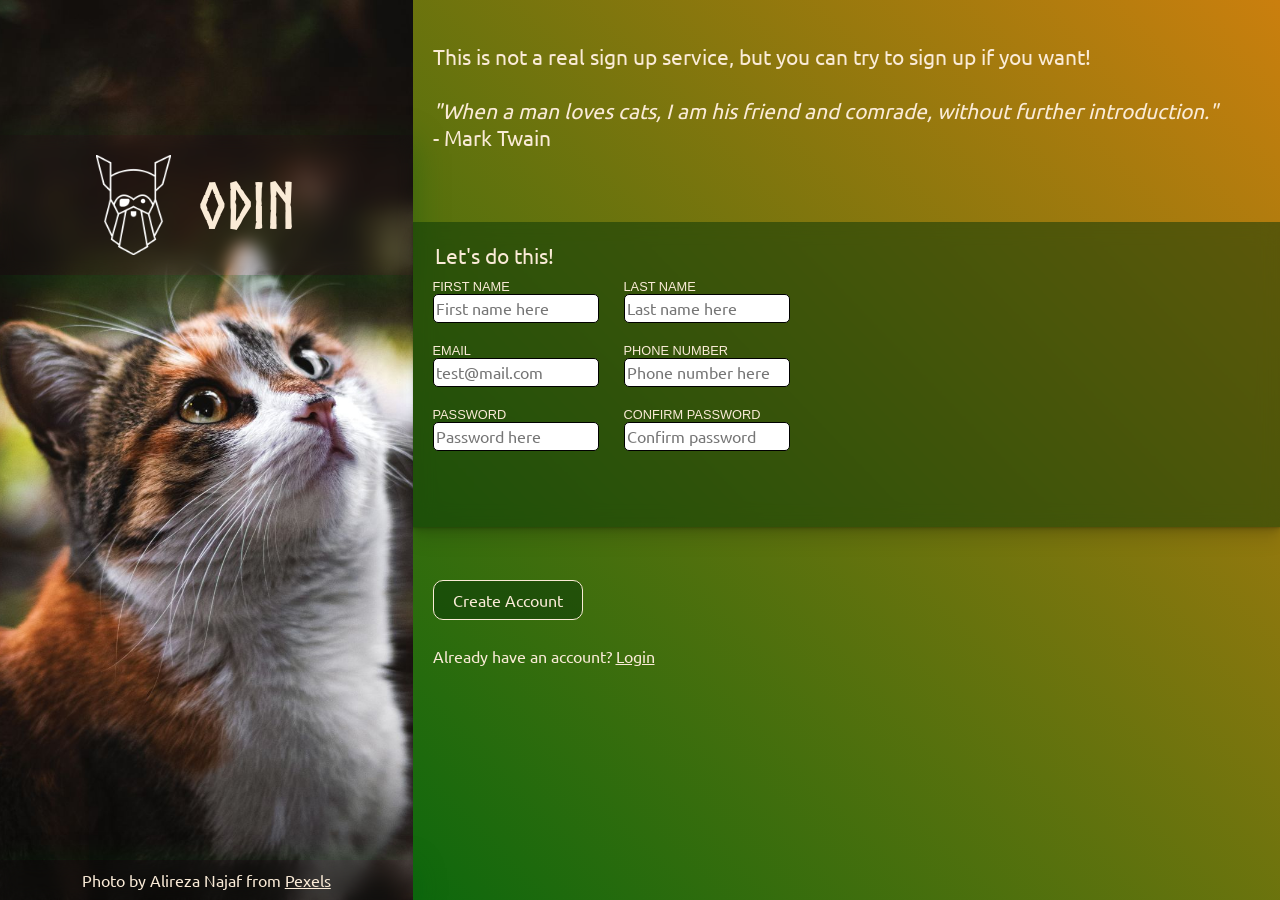
<file: index.html>
<!DOCTYPE html>
<html lang="en">
<head>
    <meta charset="UTF-8">
    <meta name="viewport" content="width=device-width, initial-scale=1.0">
    <link rel="stylesheet" href="style.css">
    <script src="signupScript.js" defer></script>

    <title>Sign Up Form</title>
    <link rel="icon" type="image/x-icon" href="pictures/odin-icon.png">
</head>

<body>
    <div id="left-container">
        <div id="odin-banner">
            <img id="odin-photo" src="pictures/odin.png">
            <p id="odin-text">ODIN</p>
        </div>

        <div id="image-credit-container">Photo by Alireza Najaf from&nbsp;<a href="https://www.pexels.com/photo/close-up-of-the-calico-cat-19580278/" target="blank">Pexels</a></div>
    </div>
    
    <div id="right-container">
        <div id="right-upper-text">
            This is not a real sign up service, but you can try to sign up if you want!
            <br><br>
            <em>"When a man loves cats, I am his friend and comrade, without further introduction."</em>
            <br>
            - Mark Twain
        </div>

        <div id="form-section">
            <form id="signup-form">
                <legend>Let's do this!</legend>

                <div id="form-container">
                    <div id="form-left-part">
                        <label for="fname">FIRST NAME</label>
                        <input type="text" id="fname" name="fname" placeholder="First name here" required><br>
                        
                        <label for="email">EMAIL</label>
                        <input type="email" id="email" name="email" placeholder="test@mail.com" required><br>

                        <label for="password">PASSWORD</label>
                        <input type="password" id="password" name="password" placeholder="Password here" required><br>
                    </div>

                    <div id="form-right-part">
                        <label for="lname">LAST NAME</label>
                        <input type="text" id="lname" name="lname" placeholder="Last name here" required><br>      

                        <label for="number">PHONE NUMBER</label>
                        <input type="number" id="number" name="number" placeholder="Phone number here" required><br>

                        <label for="cpassword">CONFIRM PASSWORD</label>
                        <input type="password" id="cpassword" name="cpassword" placeholder="Confirm password" required><br>
                    </div>
                </div>
            </form>
        </div>

        <script>
            const password = document.getElementById("password");
            const cPassword = document.getElementById("cpassword");

            function passwordMatch() {
                if (password.value != cPassword.value) {
                    cPassword.setCustomValidity("Make sure your passwords match.");
                } else {
                    cPassword.setCustomValidity("");
                }
            }

            password.addEventListener('change', passwordMatch);
            cPassword.addEventListener('keyup', passwordMatch);
        </script>

        <div id="button-section">
            <button type="submit" form="signup-form" id="signup-button">Create Account</button>

            <p>Already have an account?&nbsp;<a id="login-link" href="login-page.html">Login</a></p>
        </div>
    </div>
</body>
</html
</file>
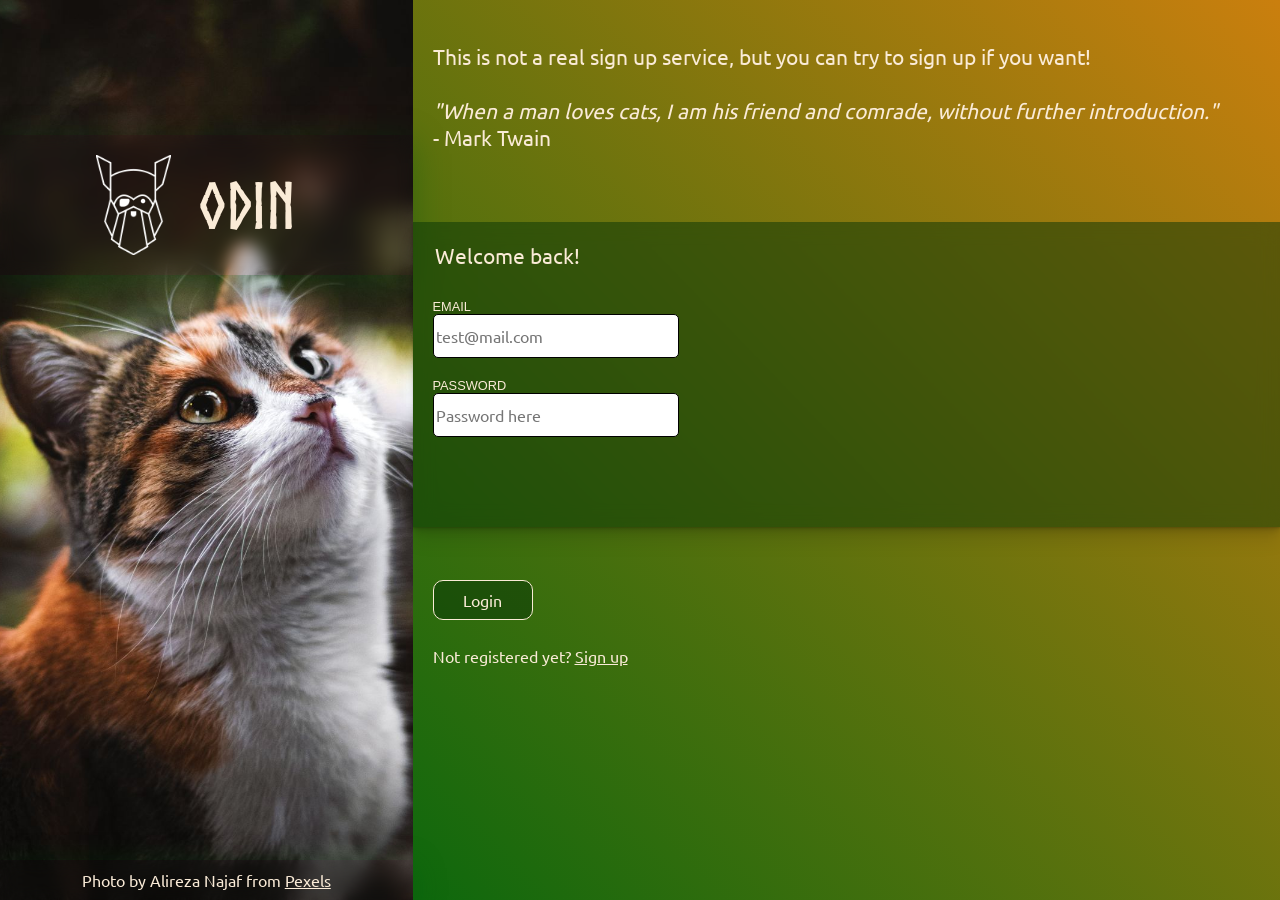
<file: login-page.html>
<!DOCTYPE html>
<html lang="en">
<head>
    <meta charset="UTF-8">
    <meta name="viewport" content="width=device-width, initial-scale=1.0">
    <link rel="stylesheet" href="login-style.css">
    <script src="loginScript.js" defer></script>

    <title>Sign Up Form</title>
    <link rel="icon" type="image/x-icon" href="pictures/odin-icon.png">
</head>
<body>
    <div id="left-container">
        <div id="odin-banner">
            <img id="odin-photo" src="pictures/odin.png">
            <p id="odin-text">ODIN</p>
        </div>

        <div id="image-credit-container">Photo by Alireza Najaf from&nbsp;<a href="https://www.pexels.com/photo/close-up-of-the-calico-cat-19580278/" target="blank">Pexels</a></div>
    </div>
    
    <div id="right-container">
        <div id="right-upper-text">
            This is not a real sign up service, but you can try to sign up if you want!
            <br><br>
            <em>"When a man loves cats, I am his friend and comrade, without further introduction."</em>
            <br>
            - Mark Twain
        </div>

        <div id="form-section">
            <form id="login-form">
                <legend>Welcome back!</legend>

                <div id="form-container">
                    <div id="form-left-part">
                        <label for="login-email">EMAIL</label>
                        <input type="email" id="login-email" name="email" placeholder="test@mail.com" required><br>
                    </div>

                    <div id="form-right-part">
                        <label for="login-password">PASSWORD</label>
                        <input type="password" id="login-password" name="password" placeholder="Password here" required><br>
                    </div>
                </div>
            </form>
        </div>

        <div id="button-section">
            <button type="submit" form="login-form" id="login-button">Login</button>

            <p>Not registered yet?&nbsp;<a id="login-link" href="./index.html">Sign up</a></p>
        </div>
    </div>
</body>
</html
</file>
<file: style.css>
@font-face {
  font-family: 'norse-bold';
  src: url('fonts/Norsebold.otf') format('opentype');
  font-weight: normal;
  font-style: normal;
}

@font-face {
    font-family: 'ubuntu';
    src: url('fonts/Ubuntu-R.ttf') format('truetype');
    font-weight: normal;
    font-style: normal;
}



body {
    margin: 0;
    height:100vh;
    display:flex;
    flex:auto;
    flex-direction: row;
    overflow:auto;
}

* {
    font-family:'ubuntu';
    font-size: medium;
    color:antiquewhite;
}

#left-container {
  display: flex;
  flex:auto;
  flex-direction: column;
  background-image: url(pictures/cat.jpg);
  background-position: center;
  justify-content: space-around;
  background-size:cover;
  width: clamp(300px, 40%, 350px);
  min-width: 300px;
  height: 100vh;
}

#odin-banner {
    display: flex;
    flex: auto;
    flex-direction: row;
    justify-content: space-around;
    align-items:center;

    padding-left:0;
    padding-right:0;
    padding-top:10px;
    padding-bottom: 10px;

    width:100%;
    height: 100px;

    margin-bottom: 65vh;
    margin-top:15vh;

    backdrop-filter: blur(8px);
    box-shadow: 0 8px 32px 0 rgba(6, 84, 14, 0.37);
}

#odin-photo {
    height: 100px;
    margin-left:20%;
}

#odin-text {
    font-family: 'norse-bold';
    font-size: 4rem;
    margin-right:25%;
}

#image-credit-container {
    display: flex;
    align-self: flex-end;
    justify-content: center;
    padding: 10px;
    padding-left:0;
    padding-right:0;

    height: 20px;
    width: 100%;

    background-color: rgba(0,0,0 / 50%);
    box-shadow: 0 8px 32px 0 rgba(6, 84, 14, 0.37);
    backdrop-filter: blur(10px);
}

a:link {
    color:antiquewhite;
}

a:hover {
    color:green;
}

#right-container {
    display: flex;
    flex:auto;
    flex-direction: column;
    justify-content: space-around;
    min-width: 400px;
    background-image: linear-gradient( to top right, rgb(13, 104, 13), rgb(202, 127, 14));
    animation: gradient 5s ease infinite;
}

#right-upper-text {
    padding-left: 20px;
    padding-top: 5%;
    font-size: 1.3rem;
    height: 15%;
    justify-content: center;
    align-items: center;
}

em {
    font-size: 1.3rem;
}

#form-section {
    display:flex;
    flex:auto;
    flex-direction: row;
    width: 100%;
    align-self: center;

    margin-top: 5%;
    margin-bottom: 5%;
    background-color: rgb(6, 53, 6, 50%);
    box-shadow: 0 1px 1px hsl(0deg 0% 0% / 0.075),
                0 2px 2px hsl(0deg 0% 0% / 0.075),
                0 4px 4px hsl(0deg 0% 0% / 0.075),
                0 8px 8px hsl(0deg 0% 0% / 0.075),
                0 16px 16px hsl(0deg 0% 0% / 0.075);
    backdrop-filter: blur(10px);
    height: 15%;
    padding-top: 20px;
    padding-bottom: 0;
}

legend {
    font-size: 1.3rem;
    margin-left: 20px;
}

#form-container {
    display:flex;
    flex:auto;
    flex-direction: row;
    justify-content: space-around;
    align-self: center;
    width: 100%;
    padding-top: 10px;
    margin-left: 20px;
}

label {
    font-size:0.8rem;
    font-weight: 200;
    font-family:'Gill Sans', 'Gill Sans MT', Calibri, 'Trebuchet MS', sans-serif
}

input {
    color:black;
    width: 160px;
    height:25px;
    overflow: scroll;
    border-radius: 5px;
    border: 1px solid black;

    transition: transform 0.3s ease;
    box-shadow: 0 1px 1px hsl(0deg 0% 0% / 0.075),
                0 2px 2px hsl(0deg 0% 0% / 0.075),
                0 4px 4px hsl(0deg 0% 0% / 0.075),
                0 8px 8px hsl(0deg 0% 0% / 0.075),
}

input:user-valid {
    border: 1px solid green;
}

input:user-invalid {
    border: 1px solid red;
}

input:hover {
    transform: scale(1.05);
}

#form-left-part {
    display:flex;
    flex: auto;
    flex-direction: column;
}

#form-right-part {
    display:flex;
    flex: auto;
    flex-direction: column;
    margin-left: 15px;
}

#button-section {
    display:flex;
    flex:auto;
    flex-direction: column;
    height: 20%;

    align-items: space-between;
    margin-left: 20px;
    height: 20%;
}

button {
    height: 40px;
    width: 150px;
    background-color: rgb(6, 53, 6, 50%);
    margin-bottom: 10px;
    margin-top: 10px;
    margin-right: 10px;
    border: 1px solid antiquewhite;
    border-radius: 10px;
    transition: transform 0.2s;
}

button:hover {
    background-color: antiquewhite;
    color: black;
    border: 1px solid black;
    transform: scale(1.05);
}

button:active {
    transform: scale(0.95);
}
</file>
<file: login-style.css>
@font-face {
  font-family: 'norse-bold';
  src: url('fonts/Norsebold.otf') format('opentype');
  font-weight: normal;
  font-style: normal;
}

@font-face {
    font-family: 'ubuntu';
    src: url('fonts/Ubuntu-R.ttf') format('truetype');
    font-weight: normal;
    font-style: normal;
}



body {
    margin: 0;
    height:100vh;
    display:flex;
    flex:auto;
    flex-direction: row;
    overflow:auto;
}

* {
    font-family:'ubuntu';
    font-size: medium;
    color:antiquewhite;
}

#left-container {
  display: flex;
  flex:auto;
  flex-direction: column;
  background-image: url(pictures/cat.jpg);
  background-position: center;
  justify-content: space-around;
  background-size:cover;
  width: clamp(300px, 40%, 350px);
  min-width: 300px;
  height: 100vh;
}

#odin-banner {
    display: flex;
    flex: auto;
    flex-direction: row;
    justify-content: space-around;
    align-items:center;

    padding-left:0;
    padding-right:0;
    padding-top:10px;
    padding-bottom: 10px;

    width:100%;
    height: 100px;

    margin-bottom: 65vh;
    margin-top:15vh;

    backdrop-filter: blur(8px);
    box-shadow: 0 8px 32px 0 rgba(6, 84, 14, 0.37);
}

#odin-photo {
    height: 100px;
    margin-left:20%;
}

#odin-text {
    font-family: 'norse-bold';
    font-size: 4rem;
    margin-right:25%;
}

#image-credit-container {
    display: flex;
    align-self: flex-end;
    justify-content: center;
    padding: 10px;
    padding-left:0;
    padding-right:0;

    height: 20px;
    width: 100%;

    background-color: rgba(0,0,0 / 50%);
    box-shadow: 0 8px 32px 0 rgba(6, 84, 14, 0.37);
    backdrop-filter: blur(10px);
}

a:link {
    color:antiquewhite;
}

a:hover {
    color:green;
}

#right-container {
    display: flex;
    flex:auto;
    flex-direction: column;
    justify-content: space-around;
    min-width: 400px;
    background-image: linear-gradient( to top right, rgb(13, 104, 13), rgb(202, 127, 14));
    animation: gradient 5s ease infinite;
}

#right-upper-text {
    padding-left: 20px;
    padding-top: 5%;
    font-size: 1.3rem;
    height: 15%;
    justify-content: center;
    align-items: center;
}

em {
    font-size: 1.3rem;
}

#form-section {
    display:flex;
    flex:auto;
    flex-direction: row;
    width: 100%;
    align-self: center;

    margin-top: 5%;
    margin-bottom: 5%;
    background-color: rgb(6, 53, 6, 50%);
    box-shadow: 0 1px 1px hsl(0deg 0% 0% / 0.075),
                0 2px 2px hsl(0deg 0% 0% / 0.075),
                0 4px 4px hsl(0deg 0% 0% / 0.075),
                0 8px 8px hsl(0deg 0% 0% / 0.075),
                0 16px 16px hsl(0deg 0% 0% / 0.075);
    backdrop-filter: blur(10px);
    height: 15%;
    padding-top: 20px;
    padding-bottom: 0;
}

legend {
    font-size: 1.3rem;
    margin-left: 20px;
}

#form-container {
    display:flex;
    flex:auto;
    flex-direction: column;
    justify-content: space-around;
    align-self: center;
    width: 100%;
    padding-top: 10px;
    margin-left: 20px;
}

label {
    font-size:0.8rem;
    font-weight: 200;
    font-family:'Gill Sans', 'Gill Sans MT', Calibri, 'Trebuchet MS', sans-serif
}

input {
    color:black;
    width: 240px;
    height: 40px;
    overflow: scroll;
    border-radius: 5px;
    border: 1px solid black;

    transition: transform 0.3s ease;
    box-shadow: 0 1px 1px hsl(0deg 0% 0% / 0.075),
                0 2px 2px hsl(0deg 0% 0% / 0.075),
                0 4px 4px hsl(0deg 0% 0% / 0.075),
                0 8px 8px hsl(0deg 0% 0% / 0.075),
}

input:user-valid {
    border: 1px solid green;
}

input:user-invalid {
    border: 1px solid red;
}

input:hover {
    transform: scale(1.05);
}

#form-left-part {
    display:flex;
    flex: auto;
    flex-direction: column;
    margin-top:20px;
}

#form-right-part {
    display:flex;
    flex: auto;
    flex-direction: column;
}

#button-section {
    display:flex;
    flex:auto;
    flex-direction: column;
    height: 20%;

    align-items: space-between;
    margin-left: 20px;
    height: 20%;
}

button {
    height: 40px;
    width: 100px;
    background-color: rgb(6, 53, 6, 50%);
    margin-bottom: 10px;
    margin-top: 10px;
    margin-right: 10px;
    border: 1px solid antiquewhite;
    border-radius: 10px;
    transition: transform 0.2s;
}

button:hover {
    background-color: antiquewhite;
    color: black;
    border: 1px solid black;
    transform: scale(1.05);
}

button:active {
    transform: scale(0.95);
}
</file>
